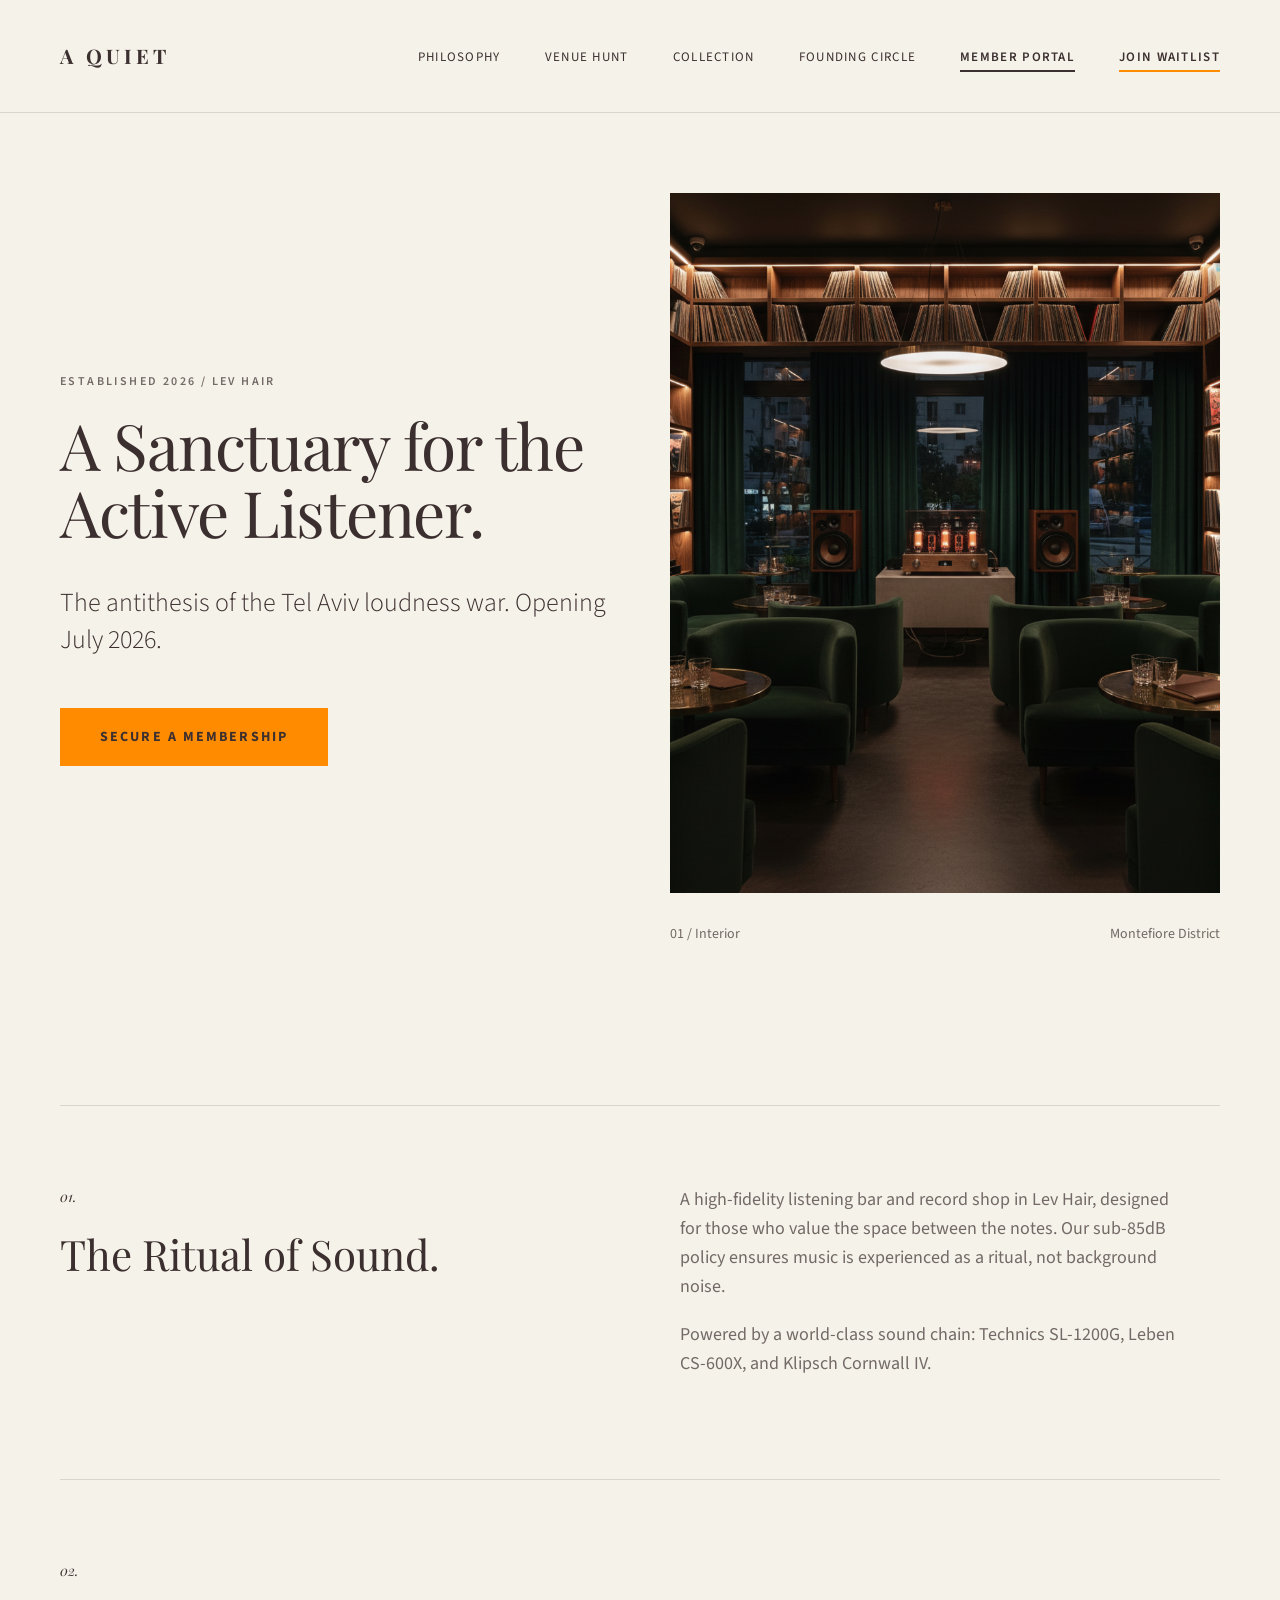
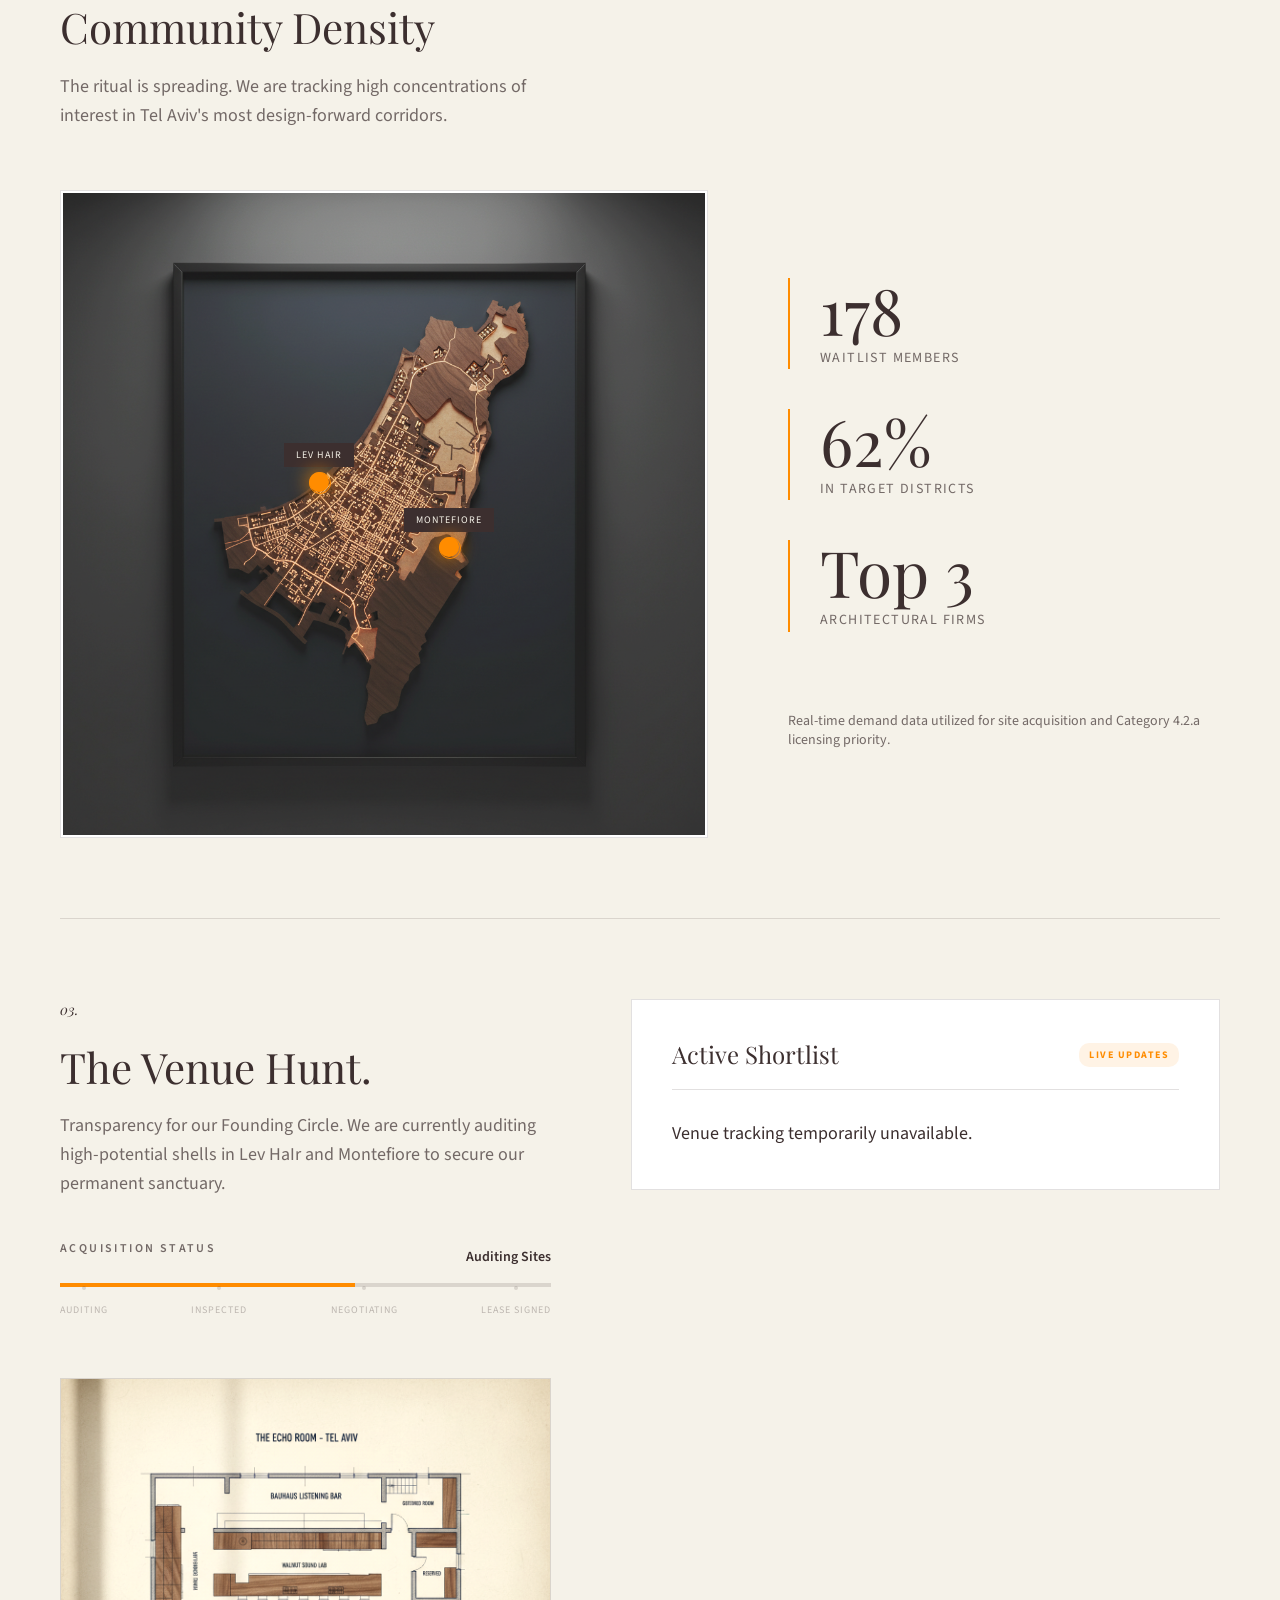
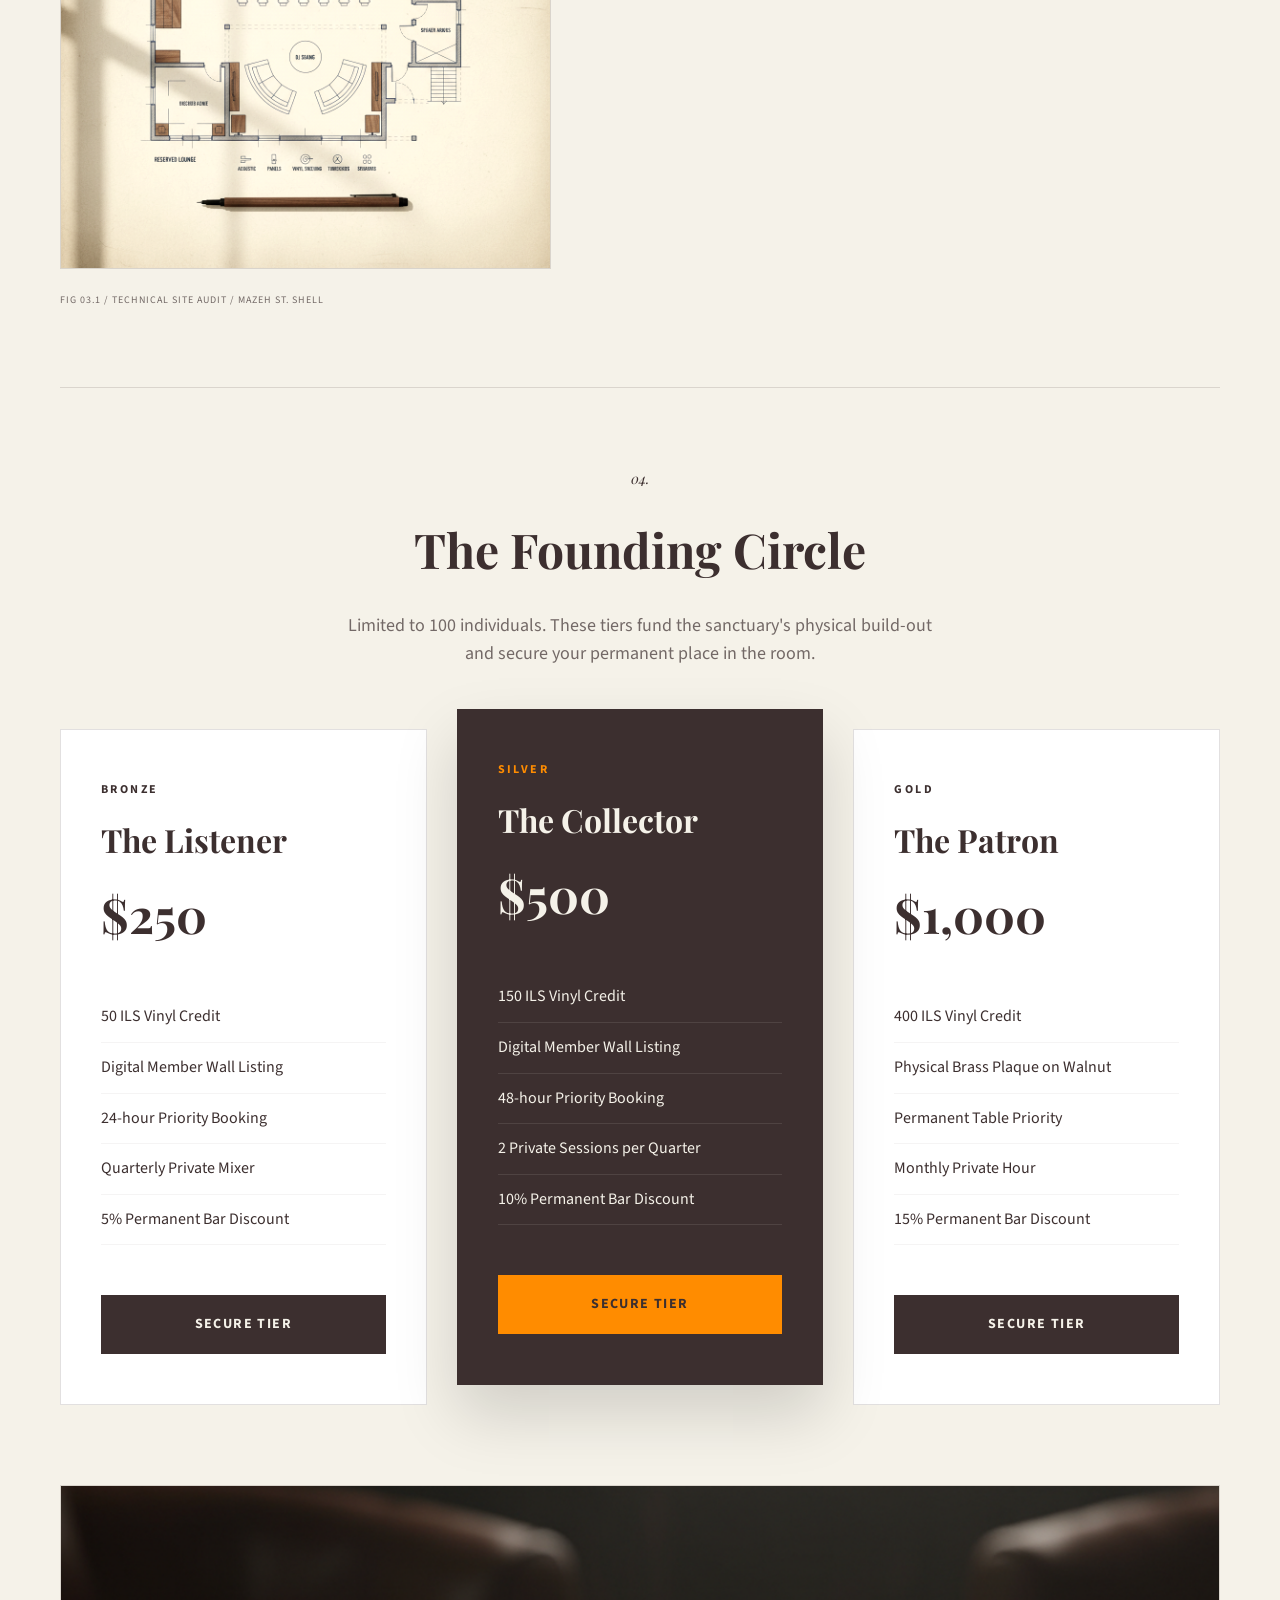
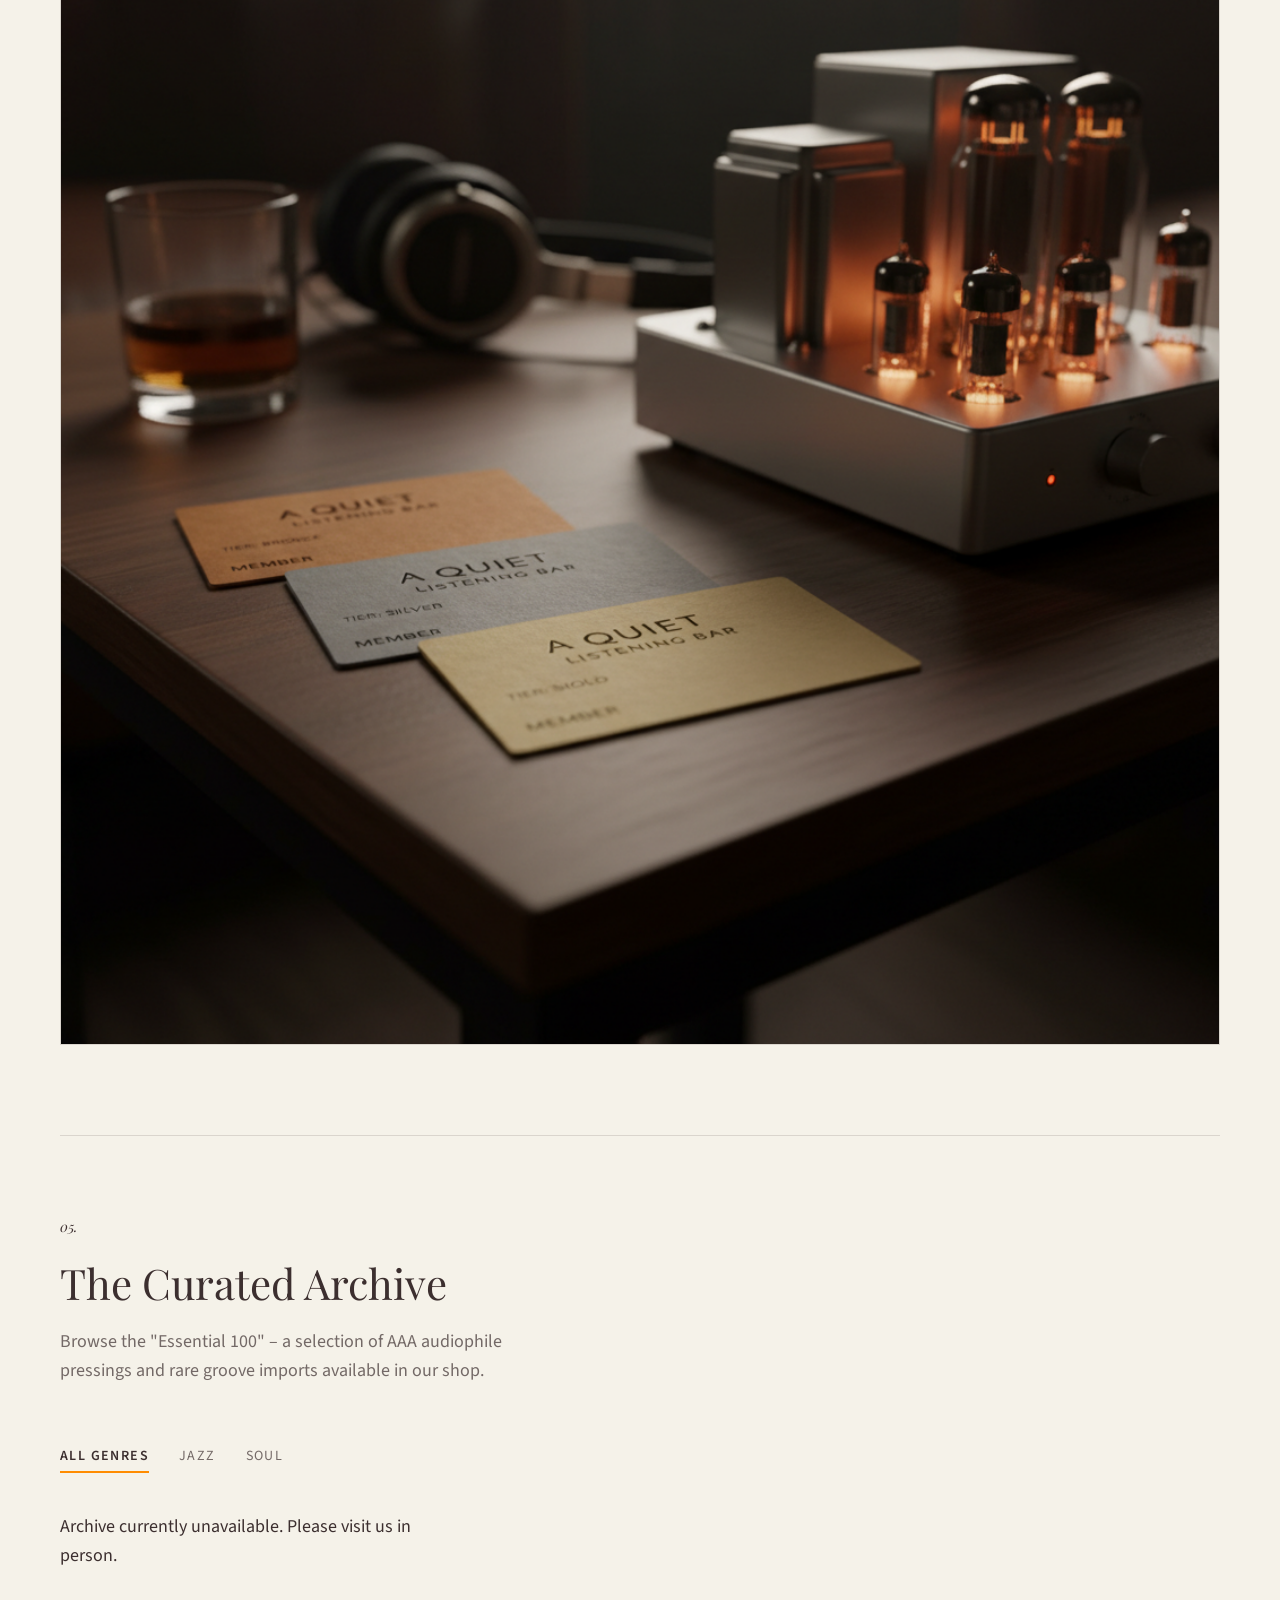
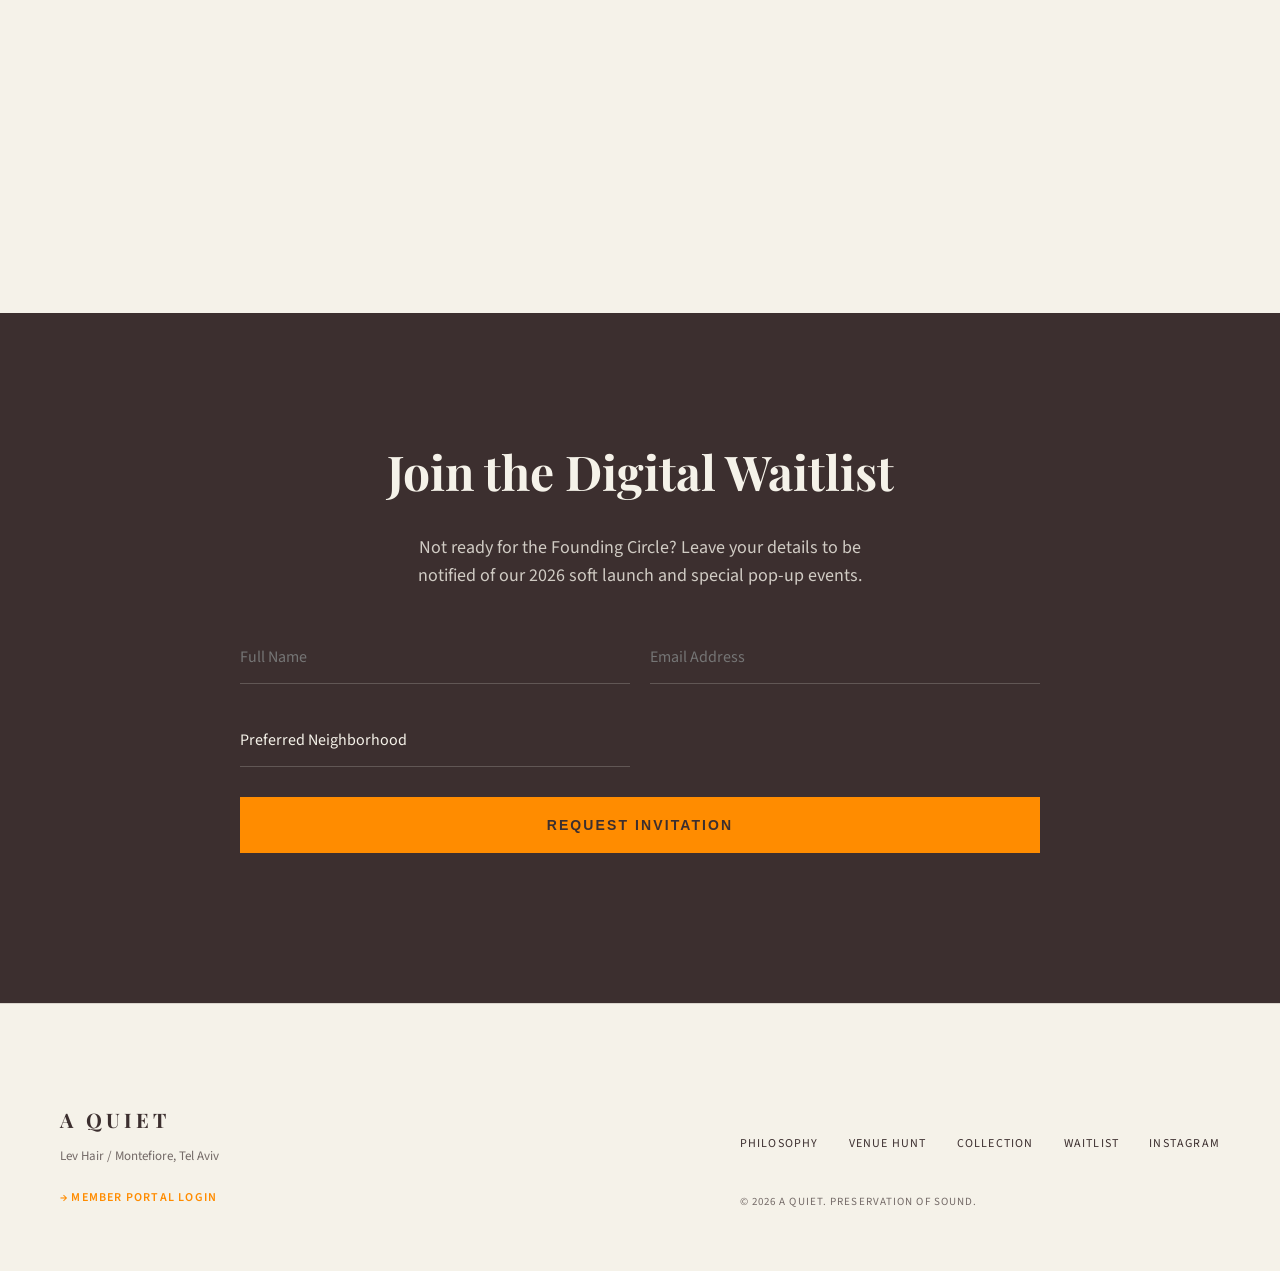
<file: index.html>
<!DOCTYPE html>
<html lang="en">
<head>
    <meta charset="UTF-8">
    <meta name="viewport" content="width=device-width, initial-scale=1.0">
    <title>A Quiet | High-Fidelity Listening Bar & Record Shop | Tel Aviv</title>
    <link rel="preconnect" href="https://fonts.googleapis.com">
    <link rel="preconnect" href="https://fonts.gstatic.com" crossorigin>
    <link href="https://fonts.googleapis.com/css2?family=Playfair+Display:ital,wght@0,400;0,700;1,400;1,700&family=Source+Sans+3:wght@300;400;600&display=swap" rel="stylesheet">
    <link rel="stylesheet" href="style.css">
    <style>
        /* Small fix for the select options color */
        select option {
            background-color: white;
            color: #333;
        }
        /* Style for the select when a placeholder is selected */
        select:invalid {
            color: rgba(245, 242, 233, 0.5);
        }
        select:focus option {
            color: #333;
        }
    </style>
</head>
<body>
    <header class="site-header">
        <div class="container header-container">
            <a href="/" class="logo">A QUIET</a>
            <nav class="main-nav">
                <a href="#philosophy">Philosophy</a>
                <a href="#venue-hunt">Venue Hunt</a>
                <a href="#collection">Collection</a>
                <a href="#membership">Founding Circle</a>
                <a href="/founding-circle/" class="cta-link" style="border-color: var(--deep-walnut);">Member Portal</a>
                <a href="#waitlist" class="cta-link">Join Waitlist</a>
            </nav>
        </div>
    </header>

    <main>
        <section class="hero">
            <div class="container">
                <div class="hero-layout">
                    <div class="hero-text">
                        <span class="eyebrow">Established 2026 / Lev Hair</span>
                        <h1 class="editorial-title">A Sanctuary for the Active Listener.</h1>
                        <p class="body-large" style="margin-top: 40px;">The antithesis of the Tel Aviv loudness war. Opening July 2026.</p>
                        <div style="margin-top: 50px;">
                            <a href="#membership" class="editorial-btn" style="text-decoration: none; padding: 18px 40px; display: inline-block;">Secure a Membership</a>
                        </div>
                    </div>
                    <div class="hero-visual">
                        <img src="images/a-moody-high-end-interior-of-a-listenin.png" alt="A Quiet interior: walnut wood and warm lighting" class="hero-img">
                        <div class="hero-caption">
                            <span>01 / Interior</span>
                            <span>Montefiore District</span>
                        </div>
                    </div>
                </div>
            </div>
        </section>

        <section id="philosophy" class="editorial-spread">
            <div class="container">
                <div class="rule-divider"></div>
                <div style="display: grid; grid-template-columns: 1fr 1fr; gap: 80px;">
                    <div>
                        <span class="section-num">01.</span>
                        <h2 class="serif-sub">The Ritual of Sound.</h2>
                    </div>
                    <div>
                        <p class="body-standard">A high-fidelity listening bar and record shop in Lev Hair, designed for those who value the space between the notes. Our sub-85dB policy ensures music is experienced as a ritual, not background noise.</p>
                        <p class="body-standard">Powered by a world-class sound chain: Technics SL-1200G, Leben CS-600X, and Klipsch Cornwall IV.</p>
                    </div>
                </div>
            </div>
        </section>

        <section id="community" class="editorial-spread">
            <div class="container">
                <div class="rule-divider"></div>
                <div style="margin-bottom: 60px;">
                    <span class="section-num">02.</span>
                    <h2 class="serif-sub">Community Density</h2>
                    <p class="body-standard" style="margin-top: 20px;">The ritual is spreading. We are tracking high concentrations of interest in Tel Aviv's most design-forward corridors.</p>
                </div>

                <div class="map-visualization">
                    <div class="map-container">
                        <img src="images/a-high-end-minimalist-map-of-tel-aviv-hi.png" alt="Map of community interest in Tel Aviv" class="community-map">
                        <div class="map-overlay">
                            <div class="map-hotspot lev-hair" data-neighborhood="Lev HaIr">
                                <span class="hotspot-label">Lev HaIr</span>
                                <span class="hotspot-pulse"></span>
                            </div>
                            <div class="map-hotspot montefiore" data-neighborhood="Montefiore">
                                <span class="hotspot-label">Montefiore</span>
                                <span class="hotspot-pulse"></span>
                            </div>
                        </div>
                    </div>
                    <div class="map-stats">
                        <div class="stat-item">
                            <span class="stat-value" id="total-interest">178</span>
                            <span class="stat-label">Waitlist Members</span>
                        </div>
                        <div class="stat-item">
                            <span class="stat-value">62%</span>
                            <span class="stat-label">In Target Districts</span>
                        </div>
                        <div class="stat-item">
                            <span class="stat-value">Top 3</span>
                            <span class="stat-label">Architectural Firms</span>
                        </div>
                        <p class="body-small" style="margin-top: 40px; color: var(--muted);">Real-time demand data utilized for site acquisition and Category 4.2.a licensing priority.</p>
                    </div>
                </div>
            </div>
        </section>

        <!-- New Venue Hunt Section -->
        <section id="venue-hunt" class="editorial-spread">
            <div class="container">
                <div class="rule-divider"></div>
                <div class="venue-hunt-layout">
                    <div class="venue-hunt-text">
                        <span class="section-num">03.</span>
                        <h2 class="serif-sub">The Venue Hunt.</h2>
                        <p class="body-standard" style="margin-top: 20px;">Transparency for our Founding Circle. We are currently auditing high-potential shells in Lev HaIr and Montefiore to secure our permanent sanctuary.</p>
                        
                        <div class="hunt-progress-container" style="margin-top: 40px;">
                            <div class="hunt-progress-header">
                                <span class="eyebrow" style="margin-bottom: 10px;">Acquisition Status</span>
                                <span id="hunt-progress-label" class="body-small" style="font-weight: 600;">Auditing Sites</span>
                            </div>
                            <div class="hunt-progress-bar">
                                <div id="hunt-progress-fill" class="hunt-progress-fill" style="width: 60%;"></div>
                            </div>
                            <div class="hunt-milestones">
                                <span class="milestone-tick">Auditing</span>
                                <span class="milestone-tick">Inspected</span>
                                <span class="milestone-tick">Negotiating</span>
                                <span class="milestone-tick">Lease Signed</span>
                            </div>
                        </div>

                        <div class="venue-blueprint" style="margin-top: 60px;">
                            <img src="images/high-end-architectural-blueprint-of-a-bo.png" alt="Technical Blueprint of the Sanctuary" style="width: 100%; height: auto; border: 1px solid var(--divider); filter: sepia(0.1) contrast(1.1);">
                            <p class="body-small" style="margin-top: 15px; color: var(--muted); text-transform: uppercase; letter-spacing: 0.1em; font-size: 10px;">Fig 03.1 / Technical Site Audit / Mazeh St. Shell</p>
                        </div>
                    </div>

                    <div class="venue-status-card">
                        <div class="status-header">
                            <h3 class="serif-sub" style="font-size: 24px;">Active Shortlist</h3>
                            <span class="live-indicator">Live Updates</span>
                        </div>
                        <div id="venue-tracker-list" class="venue-list">
                            <div class="loading-state">Scanning municipal shells...</div>
                        </div>
                    </div>
                </div>
            </div>
        </section>

        <section id="membership" class="editorial-spread">
            <div class="container">
                <div class="rule-divider"></div>
                <div style="margin-bottom: 60px; text-align: center;">
                    <span class="section-num">04.</span>
                    <h2 class="editorial-title-small">The Founding Circle</h2>
                    <p class="body-standard" style="margin: 20px auto 40px; max-width: 600px;">Limited to 100 individuals. These tiers fund the sanctuary's physical build-out and secure your permanent place in the room.</p>
                </div>

                <div class="pricing-grid">
                    <!-- Bronze -->
                    <div class="price-card">
                        <div class="price-header">
                            <span class="price-tier">Bronze</span>
                            <h3 class="price-title">The Listener</h3>
                            <div class="price-amount">$250</div>
                        </div>
                        <ul class="price-features">
                            <li>50 ILS Vinyl Credit</li>
                            <li>Digital Member Wall Listing</li>
                            <li>24-hour Priority Booking</li>
                            <li>Quarterly Private Mixer</li>
                            <li>5% Permanent Bar Discount</li>
                        </ul>
                        <a href="https://buy.stripe.com/test_7sYaEW332g6665m1RF1ZS20" class="price-btn">Secure Tier</a>
                    </div>

                    <!-- Silver -->
                    <div class="price-card featured">
                        <div class="price-header">
                            <span class="price-tier" style="color: var(--accent);">Silver</span>
                            <h3 class="price-title">The Collector</h3>
                            <div class="price-amount">$500</div>
                        </div>
                        <ul class="price-features">
                            <li>150 ILS Vinyl Credit</li>
                            <li>Digital Member Wall Listing</li>
                            <li>48-hour Priority Booking</li>
                            <li>2 Private Sessions per Quarter</li>
                            <li>10% Permanent Bar Discount</li>
                        </ul>
                        <a href="https://buy.stripe.com/test_4gMbJ0cDC6vw8dudAn1ZS21" class="price-btn featured">Secure Tier</a>
                    </div>

                    <!-- Gold -->
                    <div class="price-card">
                        <div class="price-header">
                            <span class="price-tier">Gold</span>
                            <h3 class="price-title">The Patron</h3>
                            <div class="price-amount">$1,000</div>
                        </div>
                        <ul class="price-features">
                            <li>400 ILS Vinyl Credit</li>
                            <li>Physical Brass Plaque on Walnut</li>
                            <li>Permanent Table Priority</li>
                            <li>Monthly Private Hour</li>
                            <li>15% Permanent Bar Discount</li>
                        </ul>
                        <a href="https://buy.stripe.com/test_9B63cu476dXYeBS9k71ZS22" class="price-btn">Secure Tier</a>
                    </div>
                </div>

                <div class="membership-hero-visual" style="margin-top: 80px;">
                    <img src="images/a-high-end-minimalist-membership-invita.png" alt="Founding Circle membership tiers" style="width: 100%; height: auto; border: 1px solid var(--divider);">
                </div>
            </div>
        </section>

        <section id="collection" class="editorial-spread">
            <div class="container">
                <div class="rule-divider"></div>
                <div style="margin-bottom: 60px;">
                    <span class="section-num">05.</span>
                    <h2 class="serif-sub">The Curated Archive</h2>
                    <p class="body-standard" style="margin-top: 20px;">Browse the "Essential 100" – a selection of AAA audiophile pressings and rare groove imports available in our shop.</p>
                </div>

                <div class="collection-controls">
                    <button class="filter-btn active" data-filter="all">All Genres</button>
                    <button class="filter-btn" data-filter="Jazz">Jazz</button>
                    <button class="filter-btn" data-filter="Soul">Soul</button>
                </div>

                <div id="record-gallery" class="record-grid">
                    <div class="loading-state">Syncing with the archive...</div>
                </div>
            </div>
        </section>

        <section id="waitlist" class="membership-section">
            <div class="container">
                <div class="membership-card">
                    <h2 class="editorial-title-small">Join the Digital Waitlist</h2>
                    <p class="body-standard" style="margin: 0 auto 40px; color: var(--aged-parchment); opacity: 0.8;">Not ready for the Founding Circle? Leave your details to be notified of our 2026 soft launch and special pop-up events.</p>
                    
                    <form id="signup-form" class="editorial-form">
                        <div class="form-row">
                            <input type="text" id="name" name="name" placeholder="Full Name" required>
                            <input type="email" id="email" name="email" placeholder="Email Address" required>
                        </div>
                        <div class="form-row">
                            <select id="neighborhood" name="neighborhood" required style="background: transparent; border: none; border-bottom: 1px solid rgba(245, 242, 233, 0.2); padding: 15px 0; color: var(--aged-parchment); font-family: var(--font-body); font-size: 16px; outline: none; appearance: none; -webkit-appearance: none;">
                                <option value="" disabled selected>Preferred Neighborhood</option>
                                <option value="Lev HaIr">Lev HaIr</option>
                                <option value="Montefiore">Montefiore</option>
                                <option value="Florentin">Florentin</option>
                                <option value="Neve Tzedek">Neve Tzedek</option>
                                <option value="Other">Other</option>
                            </select>
                        </div>
                        <button type="submit" class="editorial-btn">Request Invitation</button>
                        <p id="form-message" class="form-message"></p>
                    </form>
                </div>
            </div>
        </section>
    </main>

    <!-- Notification Modal -->
    <div id="notify-modal" class="modal-overlay">
        <div class="notify-modal">
            <button id="close-modal" class="close-modal">&times;</button>
            <h3 class="serif-sub" style="font-size: 24px; margin-bottom: 20px;">Reserve Copy</h3>
            <p id="modal-record-title" style="margin-bottom: 30px; font-weight: 600;"></p>
            <form id="notify-form" class="editorial-form">
                <input type="hidden" id="record_interest" name="record_interest">
                <input type="email" id="notify-email" name="email" placeholder="Your Email" required style="color: var(--deep-walnut); border-bottom-color: var(--divider);">
                <button type="submit" class="editorial-btn">Watch for Arrival</button>
                <p id="notify-message" class="form-message" style="color: var(--deep-walnut);"></p>
            </form>
        </div>
    </div>

    <footer class="site-footer">
        <div class="container footer-layout">
            <div class="footer-left">
                <div class="logo">A QUIET</div>
                <p style="margin-top: 10px; color: var(--muted); font-size: 13px;">Lev Hair / Montefiore, Tel Aviv</p>
                <p style="margin-top: 15px;"><a href="/founding-circle/" style="color: var(--accent); text-decoration: none; font-size: 12px; font-weight: 600; text-transform: uppercase; letter-spacing: 0.1em;">&rarr; Member Portal Login</a></p>
            </div>
            <div class="footer-right">
                <nav class="footer-nav">
                    <a href="#philosophy">Philosophy</a>
                    <a href="#venue-hunt">Venue Hunt</a>
                    <a href="#collection">Collection</a>
                    <a href="#waitlist">Waitlist</a>
                    <a href="https://instagram.com/aquiet.tlv" target="_blank">Instagram</a>
                </nav>
                <p style="color: var(--muted); font-size: 11px; text-transform: uppercase; letter-spacing: 0.1em;">&copy; 2026 A Quiet. Preservation of Sound.</p>
            </div>
        </div>
    </footer>

    <script src="script.js"></script>
</body>
</html>
</file>
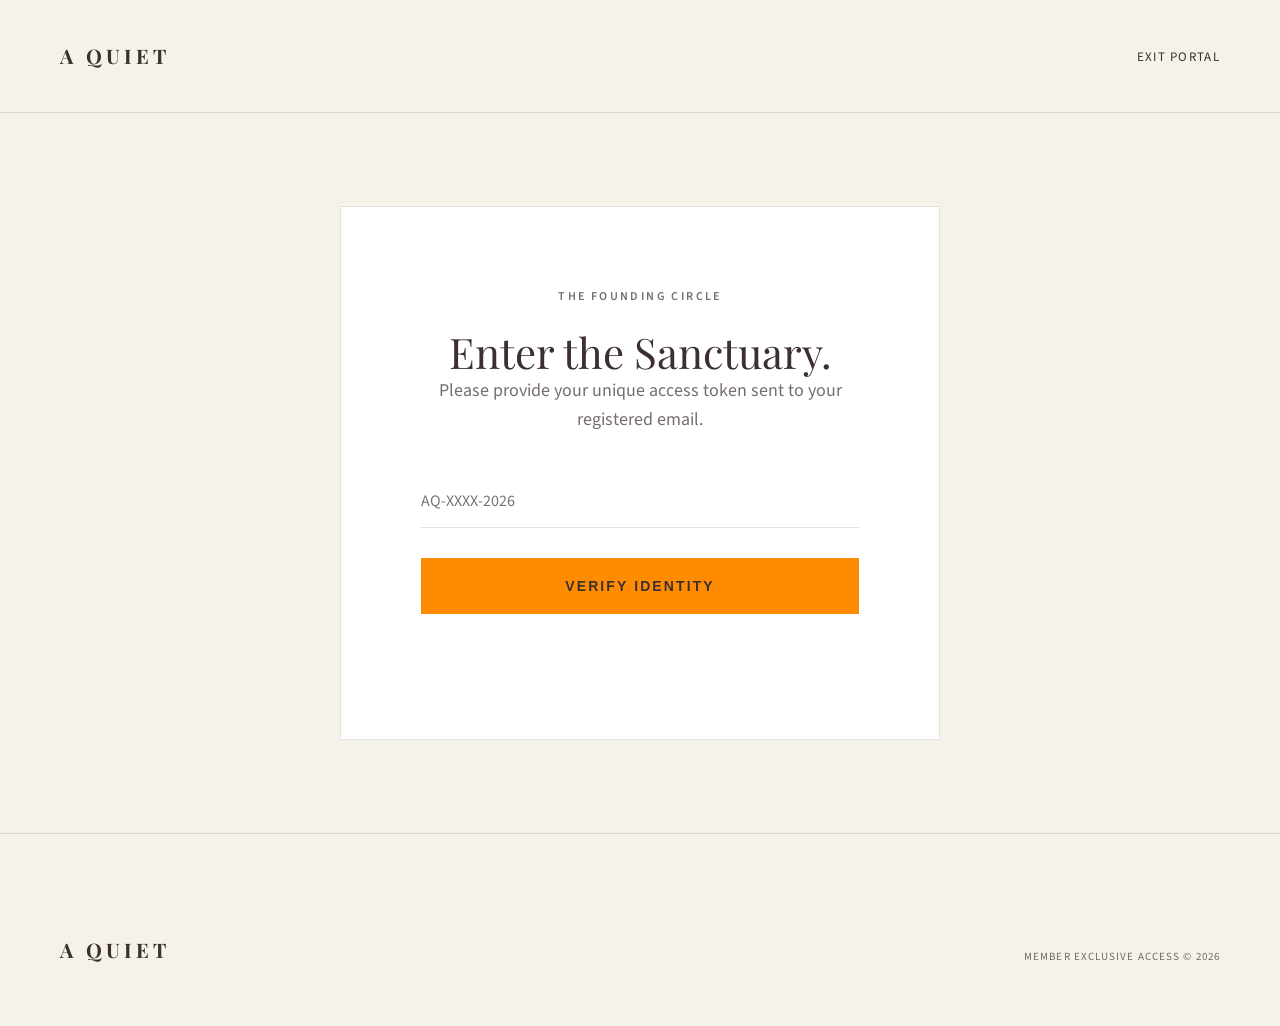
<file: founding-circle/index.html>
<!DOCTYPE html>
<html lang="en">
<head>
    <meta charset="UTF-8">
    <meta name="viewport" content="width=device-width, initial-scale=1.0">
    <title>Member Portal | A Quiet | Founding Circle</title>
    <link rel="preconnect" href="https://fonts.googleapis.com">
    <link rel="preconnect" href="https://fonts.gstatic.com" crossorigin>
    <link href="https://fonts.googleapis.com/css2?family=Playfair+Display:ital,wght@0,400;0,700;1,400;1,700&family=Source+Sans+3:wght@300;400;600&display=swap" rel="stylesheet">
    <link rel="stylesheet" href="../style.css">
    <link rel="stylesheet" href="portal.css">
</head>
<body class="portal-body">
    <header class="site-header">
        <div class="container header-container">
            <a href="/" class="logo">A QUIET</a>
            <nav class="main-nav">
                <a href="/" class="active">Exit Portal</a>
            </nav>
        </div>
    </header>

    <!-- Auth Gate -->
    <div id="auth-gate" class="container auth-container">
        <div class="auth-card">
            <span class="eyebrow">The Founding Circle</span>
            <h1 class="serif-sub">Enter the Sanctuary.</h1>
            <p class="body-standard">Please provide your unique access token sent to your registered email.</p>
            <form id="login-form" class="editorial-form">
                <input type="text" id="member-token" placeholder="AQ-XXXX-2026" required style="color: var(--deep-walnut); border-bottom-color: var(--divider);">
                <button type="submit" class="editorial-btn">Verify Identity</button>
                <p id="auth-error" class="form-message error"></p>
            </form>
        </div>
    </div>

    <!-- Portal Content -->
    <main id="portal-content" class="portal-main" style="display: none;">
        <section class="portal-hero">
            <div class="container">
                <div class="hero-layout">
                    <div class="hero-text">
                        <span class="eyebrow" id="member-tier-display">Founding Member</span>
                        <h1 class="editorial-title">Welcome back, <span id="member-name">Member</span>.</h1>
                        <div class="founder-message">
                            <p class="body-large" style="font-style: italic;">"The walnut is arriving. The tubes are warming up. We are building this for you, the active listener. Thank you for anchoring this sanctuary."</p>
                            <p class="body-small">— Jeff Roykin, Founder</p>
                        </div>
                    </div>
                </div>
            </div>
        </section>

        <section class="portal-section">
            <div class="container">
                <div class="rule-divider"></div>
                <div style="margin-bottom: 60px;">
                    <span class="section-num">01.</span>
                    <h2 class="serif-sub">Build-out Progress</h2>
                    <p class="body-standard">Real-time snapshots from the Mazeh St. / Montefiore site as we install the physical soul of A Quiet.</p>
                </div>

                <div class="build-grid">
                    <div class="build-item">
                        <img src="../images/interior-of-a-high-end-listening-bar-und.png" alt="Construction of walnut cabinetry" class="build-img">
                        <div class="build-caption">
                            <span>Week 04: Cabinetry Installation</span>
                            <span>Ahad Ha'am Basement</span>
                        </div>
                    </div>
                    <div class="build-item">
                        <img src="../images/close-up-of-a-worker-s-hands-adjusting-a.png" alt="Technician adjusting vacuum tubes" class="build-img">
                        <div class="build-caption">
                            <span>Week 05: Audio Chain Calibration</span>
                            <span>Leben CS-600X Integration</span>
                        </div>
                    </div>
                </div>
            </div>
        </section>

        <section class="portal-section">
            <div class="container">
                <div class="rule-divider"></div>
                <div style="margin-bottom: 60px;">
                    <span class="section-num">02.</span>
                    <h2 class="serif-sub">Exclusive Collection Preview</h2>
                    <p class="body-standard">Founding Circle members get first refusal on our monthly 'Rarities' drop. Reserve your pressing before the 2026 public launch.</p>
                </div>

                <div id="exclusive-inventory" class="record-grid">
                    <div class="loading-state">Fetching exclusive inventory...</div>
                </div>
            </div>
        </section>

        <section class="portal-section" style="padding-bottom: 120px;">
            <div class="container">
                <div class="rule-divider"></div>
                <div class="status-card">
                    <h3 class="serif-sub" style="font-size: 24px; margin-bottom: 10px;">Membership Status</h3>
                    <p class="body-small">Your tier: <strong id="member-tier-label">Gold</strong></p>
                    <p class="body-small">Joined: <span id="member-joined">April 2026</span></p>
                    <div class="perks-list">
                        <p class="body-small" style="margin-top: 20px;">Upcoming Ritual: <strong>The Glow Nocturne Mixer (June 15)</strong></p>
                    </div>
                </div>
            </div>
        </section>
    </main>

    <footer class="site-footer">
        <div class="container footer-layout">
            <div class="footer-left">
                <div class="logo">A QUIET</div>
            </div>
            <div class="footer-right">
                <p style="color: var(--muted); font-size: 11px; text-transform: uppercase; letter-spacing: 0.1em;">Member Exclusive Access &copy; 2026</p>
            </div>
        </div>
    </footer>

    <script src="portal.js"></script>
</body>
</html>
</file>
<file: style.css>
:root {
    --aged-parchment: #F5F2E9;
    --deep-walnut: #3C2F2F;
    --tube-glow: #FF8C00;
    --nocturnal-black: #1A1A1A;
    --forest-velvet: #2D3E33;
    
    --bg: var(--aged-parchment);
    --text: var(--deep-walnut);
    --accent: var(--tube-glow);
    --muted: rgba(60, 47, 47, 0.7);
    --divider: rgba(60, 47, 47, 0.15);
    
    --font-heading: 'Playfair Display', serif;
    --font-body: 'Source Sans 3', sans-serif;
}

* {
    margin: 0;
    padding: 0;
    box-sizing: border-box;
}

html {
    scroll-behavior: smooth;
}

body {
    background-color: var(--bg);
    color: var(--text);
    font-family: var(--font-body);
    font-size: 18px;
    line-height: 1.6;
    -webkit-font-smoothing: antialiased;
}

.container {
    max-width: 1400px;
    margin: 0 auto;
    padding: 0 60px;
}

/* Typography */
.logo {
    font-family: var(--font-heading);
    font-weight: 700;
    font-size: 20px;
    letter-spacing: 0.2em;
    color: var(--deep-walnut);
    text-decoration: none;
}

.editorial-title {
    font-family: var(--font-heading);
    font-size: 5vw;
    line-height: 1.05;
    font-weight: 400;
    letter-spacing: -0.02em;
    color: var(--deep-walnut);
}

.editorial-title-small {
    font-family: var(--font-heading);
    font-size: 48px;
    margin-bottom: 24px;
}

.serif-sub {
    font-family: var(--font-heading);
    font-size: 42px;
    line-height: 1.2;
    font-weight: 400;
}

.body-large {
    font-size: 26px;
    line-height: 1.4;
    margin-bottom: 30px;
    font-weight: 300;
}

.body-standard {
    font-size: 18px;
    color: var(--muted);
    max-width: 500px;
    margin-bottom: 20px;
}

.body-small {
    font-size: 14px;
    line-height: 1.4;
}

.eyebrow {
    display: block;
    text-transform: uppercase;
    font-size: 12px;
    letter-spacing: 0.2em;
    font-weight: 600;
    margin-bottom: 20px;
    color: var(--muted);
}

.section-num {
    font-family: var(--font-heading);
    font-style: italic;
    font-size: 14px;
    display: block;
    margin-bottom: 20px;
}

/* Header */
.site-header {
    padding: 40px 0;
    border-bottom: 1px solid var(--divider);
    position: sticky;
    top: 0;
    background: var(--aged-parchment);
    z-index: 100;
}

.header-container {
    display: flex;
    justify-content: space-between;
    align-items: center;
}

.main-nav a {
    text-decoration: none;
    color: var(--text);
    font-size: 13px;
    text-transform: uppercase;
    letter-spacing: 0.1em;
    margin-left: 40px;
    transition: opacity 0.3s;
}

.main-nav a:hover {
    opacity: 0.6;
}

.cta-link {
    font-weight: 600;
    padding-bottom: 4px;
    border-bottom: 2px solid var(--accent);
}

/* Hero */
.hero {
    padding: 80px 0;
}

.hero-layout {
    display: grid;
    grid-template-columns: 1fr 1fr;
    gap: 60px;
    align-items: center;
}

.hero-visual {
    position: relative;
}

.hero-img {
    width: 100%;
    height: 700px;
    object-fit: cover;
}

.hero-caption {
    margin-top: 20px;
    font-size: 14px;
    color: var(--muted);
    display: flex;
    justify-content: space-between;
}

/* Venue Hunt Section */
.venue-hunt-layout {
    display: grid;
    grid-template-columns: 1fr 1.2fr;
    gap: 80px;
    align-items: flex-start;
}

.hunt-progress-container {
    width: 100%;
}

.hunt-progress-header {
    display: flex;
    justify-content: space-between;
    align-items: flex-end;
}

.hunt-progress-bar {
    width: 100%;
    height: 4px;
    background-color: var(--divider);
    margin: 15px 0;
    position: relative;
}

.hunt-progress-fill {
    height: 100%;
    background-color: var(--accent);
    transition: width 1s cubic-bezier(0.16, 1, 0.3, 1);
}

.hunt-milestones {
    display: flex;
    justify-content: space-between;
    margin-top: 10px;
}

.milestone-tick {
    font-size: 10px;
    text-transform: uppercase;
    letter-spacing: 0.1em;
    color: rgba(60, 47, 47, 0.3);
    position: relative;
}

.milestone-tick.active {
    color: var(--deep-walnut);
    font-weight: 600;
}

.milestone-tick::before {
    content: '';
    position: absolute;
    top: -16px;
    left: 50%;
    transform: translateX(-50%);
    width: 4px;
    height: 4px;
    border-radius: 50%;
    background-color: var(--divider);
}

.milestone-tick.active::before {
    background-color: var(--accent);
}

.venue-status-card {
    background-color: white;
    border: 1px solid var(--divider);
    padding: 40px;
}

.status-header {
    display: flex;
    justify-content: space-between;
    align-items: center;
    margin-bottom: 30px;
    padding-bottom: 20px;
    border-bottom: 1px solid var(--divider);
}

.live-indicator {
    font-size: 10px;
    text-transform: uppercase;
    letter-spacing: 0.15em;
    background: rgba(255, 140, 0, 0.1);
    color: var(--accent);
    padding: 4px 10px;
    border-radius: 10px;
    font-weight: 700;
}

.venue-list {
    display: flex;
    flex-direction: column;
    gap: 20px;
}

.venue-item {
    padding: 20px;
    border: 1px solid rgba(60, 47, 47, 0.05);
    background-color: rgba(60, 47, 47, 0.02);
    display: flex;
    justify-content: space-between;
    align-items: center;
    transition: background-color 0.3s;
}

.venue-item:hover {
    background-color: rgba(60, 47, 47, 0.05);
}

.venue-main h4 {
    font-family: var(--font-heading);
    font-size: 18px;
    margin-bottom: 4px;
}

.venue-main p {
    font-size: 12px;
    color: var(--muted);
    text-transform: uppercase;
    letter-spacing: 0.05em;
}

.venue-status-tag {
    font-size: 11px;
    text-transform: uppercase;
    letter-spacing: 0.1em;
    font-weight: 700;
    padding: 4px 8px;
}

.venue-status-tag.negotiating { color: var(--accent); border-left: 2px solid var(--accent); }
.venue-status-tag.inspected { color: var(--muted); border-left: 2px solid var(--muted); }

/* Community Visualization */
.map-visualization {
    display: grid;
    grid-template-columns: 1.5fr 1fr;
    gap: 80px;
    align-items: center;
    margin-top: 40px;
}

.map-container {
    position: relative;
    border: 1px solid var(--divider);
    background: #fff;
    padding: 2px;
}

.community-map {
    width: 100%;
    height: auto;
    display: block;
    opacity: 0.9;
}

.map-overlay {
    position: absolute;
    top: 0;
    left: 0;
    width: 100%;
    height: 100%;
}

.map-hotspot {
    position: absolute;
    transform: translate(-50%, -50%);
}

.map-hotspot.lev-hair { top: 45%; left: 40%; }
.map-hotspot.montefiore { top: 55%; left: 60%; }

.hotspot-pulse {
    display: block;
    width: 20px;
    height: 20px;
    background-color: var(--accent);
    border-radius: 50%;
    position: relative;
    box-shadow: 0 0 20px var(--accent);
}

.hotspot-pulse::after {
    content: '';
    position: absolute;
    width: 100%;
    height: 100%;
    border: 1px solid var(--accent);
    border-radius: 50%;
    animation: pulse 2s infinite ease-out;
}

@keyframes pulse {
    0% { transform: scale(1); opacity: 1; }
    100% { transform: scale(3); opacity: 0; }
}

.hotspot-label {
    position: absolute;
    bottom: 25px;
    left: 50%;
    transform: translateX(-50%);
    background: var(--deep-walnut);
    color: var(--aged-parchment);
    padding: 4px 12px;
    font-size: 10px;
    text-transform: uppercase;
    letter-spacing: 0.1em;
    white-space: nowrap;
    pointer-events: none;
}

.map-stats {
    display: flex;
    flex-direction: column;
    gap: 40px;
}

.stat-item {
    border-left: 2px solid var(--accent);
    padding-left: 30px;
}

.stat-value {
    display: block;
    font-family: var(--font-heading);
    font-size: 64px;
    line-height: 1;
    margin-bottom: 5px;
}

.stat-label {
    display: block;
    font-size: 14px;
    text-transform: uppercase;
    letter-spacing: 0.1em;
    color: var(--muted);
}

/* Pricing Grid */
.pricing-grid {
    display: grid;
    grid-template-columns: repeat(3, 1fr);
    gap: 30px;
    margin-top: 40px;
}

.price-card {
    background-color: white;
    border: 1px solid var(--divider);
    padding: 50px 40px;
    display: flex;
    flex-direction: column;
    transition: transform 0.3s, box-shadow 0.3s;
}

.price-card.featured {
    background-color: var(--deep-walnut);
    color: var(--aged-parchment);
    transform: translateY(-20px);
    box-shadow: 0 30px 60px rgba(0,0,0,0.15);
}

.price-header {
    margin-bottom: 40px;
}

.price-tier {
    text-transform: uppercase;
    font-size: 12px;
    letter-spacing: 0.2em;
    font-weight: 700;
    display: block;
    margin-bottom: 15px;
}

.price-title {
    font-family: var(--font-heading);
    font-size: 32px;
    margin-bottom: 10px;
}

.price-amount {
    font-family: var(--font-heading);
    font-size: 48px;
    font-weight: 700;
}

.price-features {
    list-style: none;
    margin-bottom: 50px;
    flex-grow: 1;
}

.price-features li {
    padding: 12px 0;
    border-bottom: 1px solid rgba(60, 47, 47, 0.05);
    font-size: 16px;
}

.price-card.featured .price-features li {
    border-bottom-color: rgba(245, 242, 233, 0.1);
}

.price-btn {
    display: block;
    text-align: center;
    padding: 18px;
    background-color: var(--deep-walnut);
    color: var(--aged-parchment);
    text-decoration: none;
    font-size: 14px;
    text-transform: uppercase;
    letter-spacing: 0.1em;
    font-weight: 700;
    transition: background-color 0.3s;
}

.price-btn.featured {
    background-color: var(--accent);
    color: var(--deep-walnut);
}

.price-btn:hover {
    opacity: 0.9;
}

/* Collection Gallery */
.collection-controls {
    display: flex;
    gap: 30px;
    margin-bottom: 40px;
}

.filter-btn {
    background: none;
    border: none;
    font-family: var(--font-body);
    font-size: 14px;
    text-transform: uppercase;
    letter-spacing: 0.1em;
    cursor: pointer;
    color: var(--muted);
    padding: 0 0 5px 0;
    border-bottom: 1px solid transparent;
    transition: all 0.3s;
}

.filter-btn.active {
    color: var(--deep-walnut);
    border-bottom: 2px solid var(--accent);
    font-weight: 600;
}

.record-grid {
    display: grid;
    grid-template-columns: repeat(auto-fill, minmax(300px, 1fr));
    gap: 40px;
    min-height: 400px;
}

.record-card {
    background-color: rgba(60, 47, 47, 0.03);
    padding: 30px;
    display: flex;
    flex-direction: column;
    justify-content: space-between;
    transition: transform 0.3s, box-shadow 0.3s;
    border: 1px solid transparent;
}

.record-card:hover {
    transform: translateY(-5px);
    background-color: white;
    box-shadow: 0 20px 40px rgba(0,0,0,0.05);
    border-color: var(--divider);
}

.record-artist {
    font-family: var(--font-heading);
    font-size: 24px;
    font-weight: 700;
    margin-bottom: 4px;
}

.record-album {
    font-family: var(--font-heading);
    font-style: italic;
    font-size: 18px;
    margin-bottom: 20px;
    color: var(--muted);
}

.record-meta {
    font-size: 12px;
    text-transform: uppercase;
    letter-spacing: 0.1em;
    color: var(--muted);
    margin-bottom: 15px;
    display: flex;
    flex-wrap: wrap;
    gap: 15px;
}

.record-meta span {
    background-color: rgba(0,0,0,0.05);
    padding: 4px 8px;
}

.record-price {
    font-size: 18px;
    font-weight: 600;
    color: var(--deep-walnut);
    margin-bottom: 20px;
}

.notify-btn {
    width: 100%;
    padding: 12px;
    background-color: var(--deep-walnut);
    color: var(--aged-parchment);
    border: none;
    font-size: 12px;
    text-transform: uppercase;
    letter-spacing: 0.1em;
    font-weight: 700;
    cursor: pointer;
    transition: background-color 0.3s;
}

.notify-btn:hover {
    background-color: var(--accent);
    color: var(--deep-walnut);
}

/* Membership Section */
.membership-section {
    padding: 120px 0;
    background-color: var(--deep-walnut);
    color: var(--aged-parchment);
}

.membership-card {
    max-width: 800px;
    margin: 0 auto;
    text-align: center;
}

.editorial-form {
    display: flex;
    flex-direction: column;
    gap: 30px;
    margin-top: 40px;
}

.form-row {
    display: grid;
    grid-template-columns: 1fr 1fr;
    gap: 20px;
}

.editorial-form input, .editorial-form select {
    background: transparent;
    border: none;
    border-bottom: 1px solid rgba(245, 242, 233, 0.2);
    padding: 15px 0;
    color: var(--aged-parchment);
    font-family: var(--font-body);
    font-size: 16px;
    outline: none;
}

.editorial-form input:focus, .editorial-form select:focus {
    border-bottom-color: var(--accent);
}

.editorial-btn {
    background-color: var(--accent);
    color: var(--deep-walnut);
    border: none;
    padding: 20px;
    font-weight: 700;
    text-transform: uppercase;
    letter-spacing: 0.15em;
    font-size: 14px;
    cursor: pointer;
    transition: transform 0.3s;
}

.editorial-btn:hover {
    transform: translateY(-2px);
}

/* Notifications */
.modal-overlay {
    position: fixed;
    top: 0;
    left: 0;
    width: 100%;
    height: 100%;
    background-color: rgba(26, 26, 26, 0.9);
    display: flex;
    justify-content: center;
    align-items: center;
    z-index: 1000;
    opacity: 0;
    visibility: hidden;
    transition: all 0.3s;
}

.modal-overlay.active {
    opacity: 1;
    visibility: visible;
}

.notify-modal {
    background-color: var(--aged-parchment);
    padding: 60px;
    max-width: 500px;
    width: 90%;
    position: relative;
    color: var(--deep-walnut);
}

.close-modal {
    position: absolute;
    top: 20px;
    right: 20px;
    background: none;
    border: none;
    font-size: 24px;
    cursor: pointer;
    color: var(--deep-walnut);
}

/* Utilities */
.rule-divider {
    width: 100%;
    height: 1px;
    background-color: var(--divider);
    margin: 80px 0;
}

/* Footer */
.site-footer {
    padding: 100px 0 60px;
    background-color: var(--aged-parchment);
    border-top: 1px solid var(--divider);
}

.footer-layout {
    display: flex;
    justify-content: space-between;
    align-items: flex-end;
}

.footer-nav {
    display: flex;
    gap: 30px;
    margin-bottom: 40px;
}

.footer-nav a {
    text-decoration: none;
    color: var(--deep-walnut);
    text-transform: uppercase;
    letter-spacing: 0.1em;
    font-size: 12px;
}

/* Responsive */
@media (max-width: 1024px) {
    .container { padding: 0 40px; }
    .hero-layout { grid-template-columns: 1fr; }
    .hero-img { height: 500px; }
    .pricing-grid { grid-template-columns: 1fr; gap: 40px; }
    .price-card.featured { transform: none; }
    .map-visualization { grid-template-columns: 1fr; gap: 60px; }
    .venue-hunt-layout { grid-template-columns: 1fr; gap: 60px; }
}

@media (max-width: 768px) {
    .editorial-title { font-size: 42px; }
    .form-row { grid-template-columns: 1fr; }
    .footer-layout { flex-direction: column; align-items: flex-start; gap: 40px; }
    .main-nav { display: none; }
    .stat-value { font-size: 48px; }
}
</file>
<file: founding-circle/portal.css>
.portal-body {
    background-color: var(--aged-parchment);
}

.auth-container {
    height: 80vh;
    display: flex;
    justify-content: center;
    align-items: center;
}

.auth-card {
    background: white;
    padding: 80px;
    border: 1px solid var(--divider);
    max-width: 600px;
    width: 100%;
    text-align: center;
}

.portal-main {
    animation: fadeIn 0.8s ease-out;
}

@keyframes fadeIn {
    from { opacity: 0; transform: translateY(20px); }
    to { opacity: 1; transform: translateY(0); }
}

.portal-hero {
    padding: 100px 0;
}

.founder-message {
    margin-top: 60px;
    border-left: 4px solid var(--accent);
    padding-left: 40px;
}

.build-grid {
    display: grid;
    grid-template-columns: 1fr 1fr;
    gap: 40px;
    margin-top: 40px;
}

.build-item {
    position: relative;
}

.build-img {
    width: 100%;
    height: 400px;
    object-fit: cover;
    filter: sepia(0.2) contrast(1.1);
}

.build-caption {
    margin-top: 15px;
    display: flex;
    justify-content: space-between;
    font-size: 13px;
    text-transform: uppercase;
    letter-spacing: 0.1em;
    color: var(--muted);
}

.status-card {
    background-color: var(--deep-walnut);
    color: var(--aged-parchment);
    padding: 60px;
    border-radius: 2px;
}

.perks-list {
    margin-top: 30px;
    border-top: 1px solid rgba(245, 242, 233, 0.1);
}

.loading-state {
    font-family: var(--font-heading);
    font-style: italic;
    color: var(--muted);
    padding: 40px 0;
}

.error {
    color: #e74c3c;
    font-size: 14px;
    margin-top: 15px;
}

@media (max-width: 768px) {
    .auth-card { padding: 40px 20px; }
    .build-grid { grid-template-columns: 1fr; }
    .build-img { height: 300px; }
}
</file>
